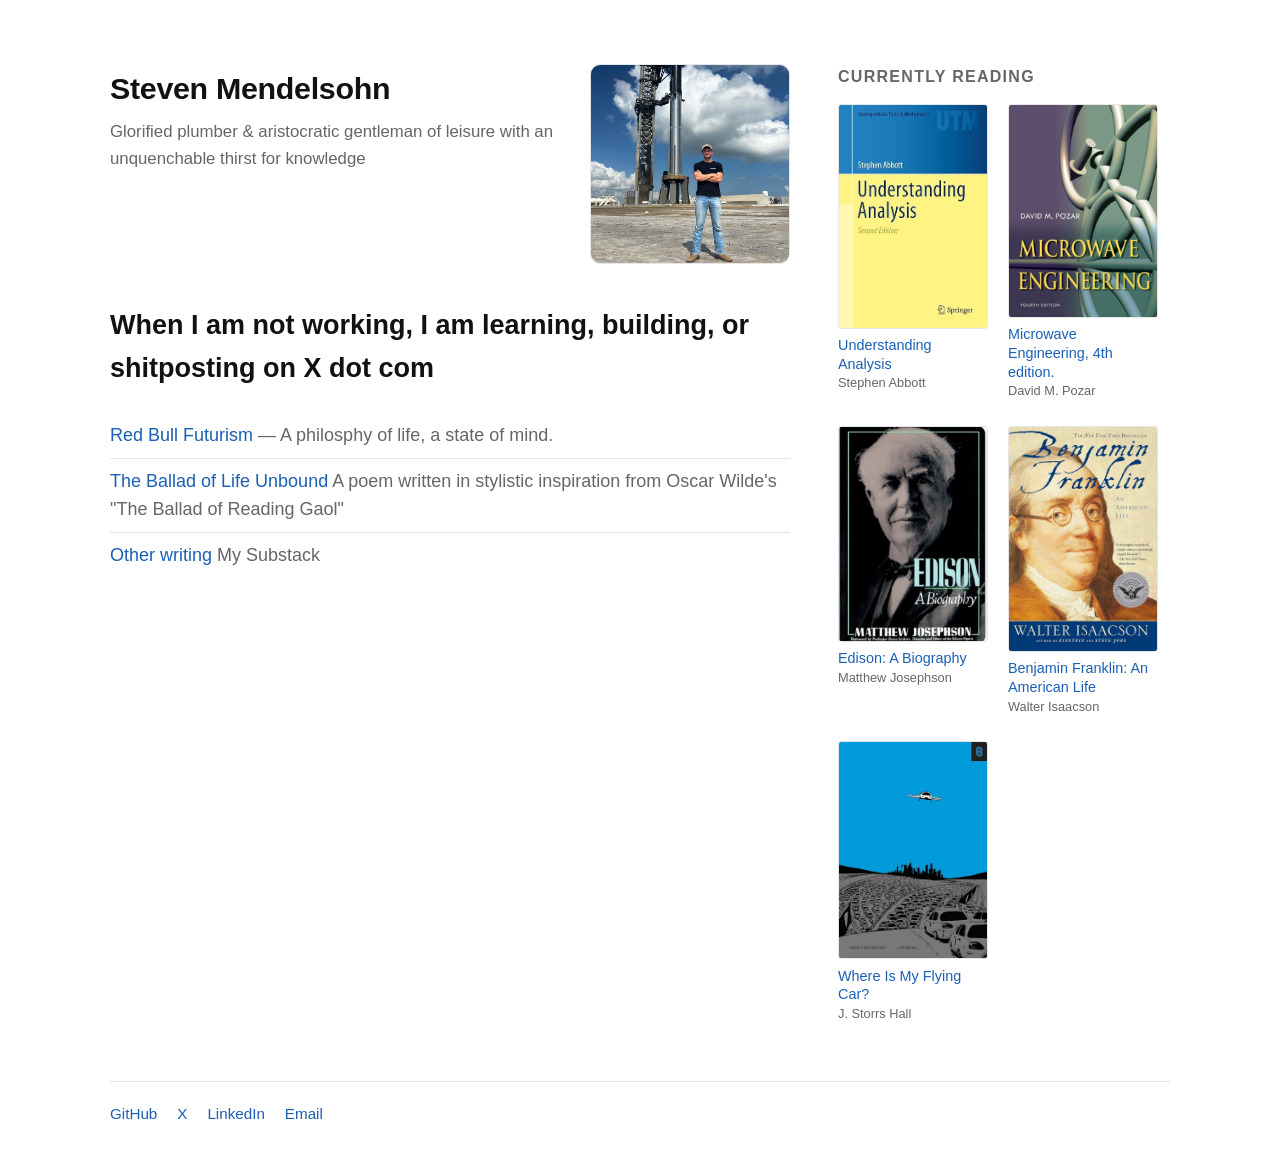
<file: index.html>
<!DOCTYPE html>
<html lang="en">
<head>
  <meta charset="UTF-8" />
  <meta name="viewport" content="width=device-width, initial-scale=1.0" />
  <title>Steven Mendelsohn</title>
  <meta name="description" content="Personal website of Steven Mendelsohn." />
  <link rel="canonical" href="https://stevenmendelsohn.com/" />
  <link rel="icon" href="/favicon.svg" type="image/svg+xml" />
  <link rel="stylesheet" href="/styles.css" />

  <!-- Social link previews (shown when the page is shared) -->
  <meta property="og:type" content="website" />
  <meta property="og:title" content="Steven Mendelsohn" />
  <meta property="og:description" content="Steven Mendelsohn" />
  <meta property="og:url" content="https://stevenmendelsohn.com/" />
  <meta name="twitter:card" content="summary" />
</head>
<body>
  <div class="layout">
  <main>
    <!-- Header: name + tagline + photo.
         Add your photo as /images/me.png (or change the src below to match
         your filename). A square image looks best (it's shown as a circle). -->
    <header class="intro">
      <div class="intro-text">
        <h1>Steven Mendelsohn</h1>
        <p class="tagline">
          <!-- TODO: replace with your own one-line tagline or quote -->
          Glorified plumber & aristocratic gentleman of leisure with an unquenchable thirst for knowledge
        </p>
      </div>
      <img class="avatar" src="/images/me.jpeg" alt="Steven Mendelsohn" />
    </header>

    <!-- Projects / links -->
    <section class="projects">
      <h1>When I am not working, I am learning, building, or shitposting on X dot com</h1>
      <ul>
        <!-- Each <li> is one item. To make it go somewhere, replace the #
             inside href="#" with your URL (e.g. href="https://...").
             The text between <a> and </a> is the clickable title. -->
        <li>
          <a href="https://www.redbullfuturism.com/">Red Bull Futurism</a>
          <span class="desc">&mdash; A philosphy of life, a state of mind.</span>
        </li>
        <li>
          <a href="https://substack.com/home/post/p-151609681">The Ballad of Life Unbound</a>
          <span class="desc">A poem written in stylistic inspiration from Oscar Wilde's "The Ballad of Reading Gaol" </span>
        </li>
        <li>
          <a href="https://substack.com/@redbullfuturist">Other writing</a>
          <span class="desc">My Substack</span>
        </li>
      </ul>
    </section>
  </main>

  <!-- Currently reading sidebar.
       To add/swap a book: change the href (where it links to), the img src
       (the cover file in /images/), the title text, and the author. -->
  <aside class="reading">
    <h2>Currently reading</h2>
    <ul>
      <li>
        <a href="https://www.amazon.com/dp/1493927116?lv=shuf&channelId=500&plpRedirect=mhFallback"><img src="/images/calc.jpg" alt="Understanding Analysis" loading="lazy" /></a>
        <a class="book-title" href="#">Understanding Analysis
</a>
        <span class="book-author">Stephen Abbott</span>
      </li>
      <li>
        <a href="#"><img src="/images/RF.png" alt="Pozar, Microwave Engineering, 4th edition." loading="lazy" /></a>
        <a class="book-title" href="#">Microwave Engineering, 4th edition.</a>
        <span class="book-author">David M. Pozar</span>
      </li>
      <li>
        <a href="#"><img src="/images/Edi.png" alt="Edison: A Biography" loading="lazy" /></a>
        <a class="book-title" href="#">Edison: A Biography</a>
        <span class="book-author">Matthew Josephson</span>
      </li>
      <li>
        <a href="#"><img src="/images/benfrank.jpg" alt="Benjamin Franklin: An American Life" loading="lazy" /></a>
        <a class="book-title" href="#">Benjamin Franklin: An American Life</a>
        <span class="book-author">Walter Isaacson</span>
      </li>
      <li>
        <a href="#"><img src="/images/car.jpg" alt="Where Is My Flying Car?" loading="lazy" /></a>
        <a class="book-title" href="#">Where Is My Flying Car?</a>
        <span class="book-author">J. Storrs Hall</span>
      </li>
    </ul>
  </aside>
  </div>

  <!-- Social / contact footer -->
  <footer>
    <!-- TODO: replace href values with your real profiles; remove any you
         don't use. -->
    <a href="https://github.com/Stevenmathome">GitHub</a>
    <a href="https://x.com/redbullfuturist">X</a>
    <a href="www.linkedin.com/in/steven-mendelsohn">LinkedIn</a>
    <a href="mailto:stevenmathome@gmail.com">Email</a>
  </footer>
</body>
</html>
</file>
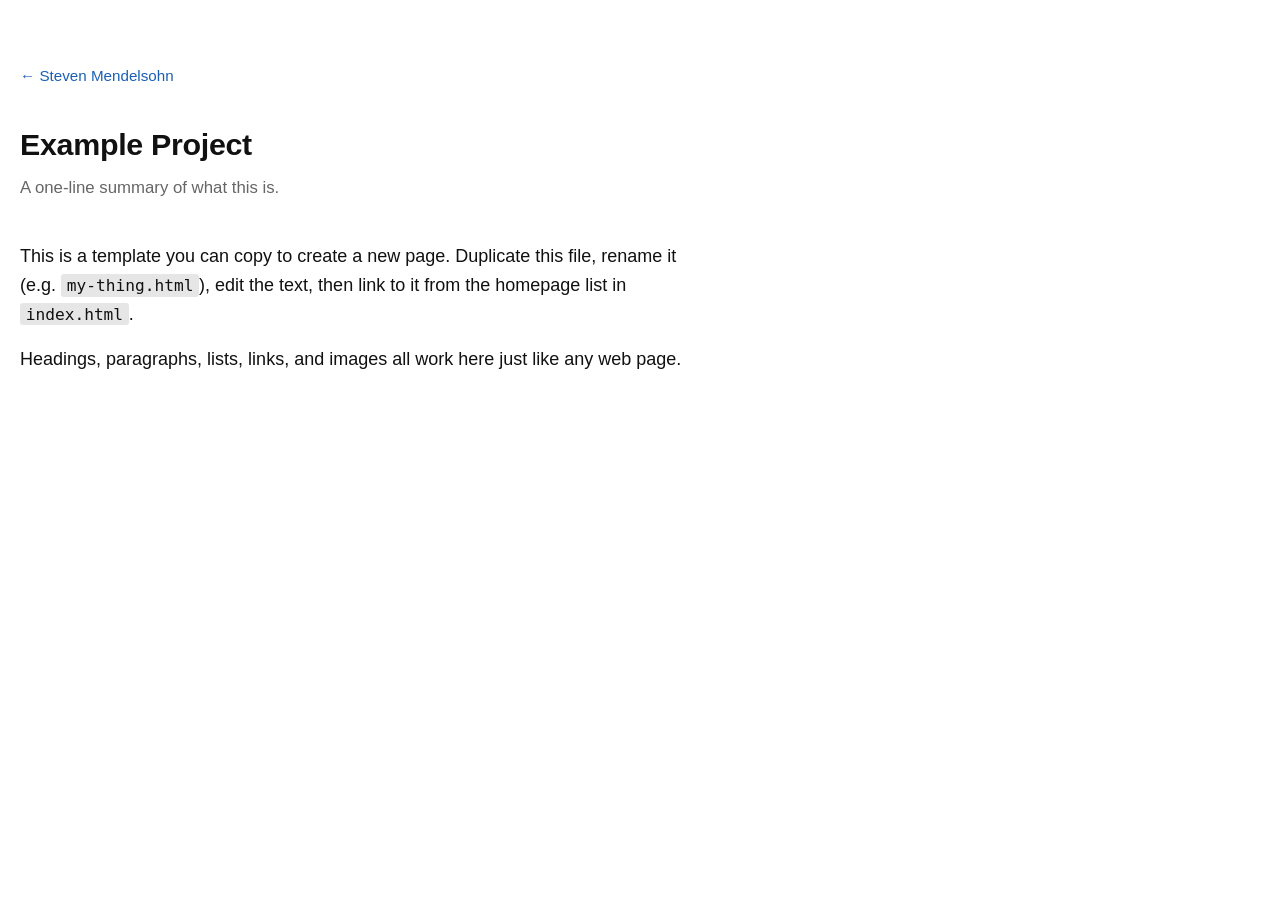
<file: projects/example-project.html>
<!DOCTYPE html>
<html lang="en">
<head>
  <meta charset="UTF-8" />
  <meta name="viewport" content="width=device-width, initial-scale=1.0" />
  <!-- TODO: change the title and description for this page -->
  <title>Example Project — Steven Mendelsohn</title>
  <meta name="description" content="An example project page." />
  <link rel="icon" href="/favicon.svg" type="image/svg+xml" />
  <!-- ../ because this page lives in the /projects/ folder -->
  <link rel="stylesheet" href="../styles.css" />
</head>
<body>
  <main>
    <p class="back"><a href="/">&larr; Steven Mendelsohn</a></p>

    <header>
      <h1>Example Project</h1>
      <p class="tagline">A one-line summary of what this is.</p>
    </header>

    <section class="about">
      <!-- Write your content here. Use normal HTML: -->
      <p>
        This is a template you can copy to create a new page. Duplicate this
        file, rename it (e.g. <code>my-thing.html</code>), edit the text, then
        link to it from the homepage list in <code>index.html</code>.
      </p>
      <p>
        Headings, paragraphs, lists, links, and images all work here just like
        any web page.
      </p>
    </section>
  </main>
</body>
</html>
</file>
<file: styles.css>
/* Steven Mendelsohn — personal site
   Minimalist, text-focused theme inspired by andrewmccalip.com.
   Monochrome palette, narrow centered column, blue links, no images. */

:root {
  --bg: #ffffff;
  --text: #111111;
  --muted: #666666;
  --link: #1a5fb4;
  --link-hover: #0b3d82;
  --rule: #e6e6e6;
  --max-width: 680px;
  --layout-width: 1060px;
  --font: -apple-system, BlinkMacSystemFont, "Segoe UI", Roboto, Helvetica,
    Arial, sans-serif;
}

@media (prefers-color-scheme: dark) {
  :root {
    --bg: #111111;
    --text: #e8e8e8;
    --muted: #9a9a9a;
    --link: #6ab0ff;
    --link-hover: #9ccaff;
    --rule: #2a2a2a;
  }
}

* {
  box-sizing: border-box;
}

html {
  -webkit-text-size-adjust: 100%;
}

body {
  margin: 0;
  background: var(--bg);
  color: var(--text);
  font-family: var(--font);
  font-size: 18px;
  line-height: 1.6;
  padding: 4rem 1.25rem 2rem;
}

.layout {
  display: flex;
  gap: 3rem;
  max-width: var(--layout-width);
  margin: 0 auto;
  align-items: flex-start;
}

main {
  flex: 1 1 auto;
  min-width: 0;
  max-width: var(--max-width);
}

/* Header */
header h1 {
  font-size: 1.9rem;
  font-weight: 700;
  margin: 0 0 0.4rem;
  letter-spacing: -0.01em;
}

.tagline {
  color: var(--muted);
  margin: 0;
  font-size: 1.05rem;
}

/* Intro row: text on the left, photo on the top right */
.intro {
  display: flex;
  align-items: flex-start;
  gap: 1.5rem;
}

.intro-text {
  flex: 1 1 auto;
  min-width: 0;
}

.avatar {
  flex: 0 0 auto;
  width: 200px;
  height: 200px;
  border-radius: 10px;
  object-fit: cover;
  border: 1px solid var(--rule);
  background: var(--rule);
}

/* Sections */
section {
  margin-top: 2.5rem;
}

section h2,
.reading h2 {
  font-size: 1rem;
  text-transform: uppercase;
  letter-spacing: 0.08em;
  color: var(--muted);
  font-weight: 600;
  margin: 0 0 0.9rem;
}

.about p {
  margin: 0;
}

/* Projects list */
.projects ul {
  list-style: none;
  margin: 0;
  padding: 0;
}

.projects li {
  padding: 0.5rem 0;
  border-bottom: 1px solid var(--rule);
}

.projects li:last-child {
  border-bottom: none;
}

.desc {
  color: var(--muted);
}

/* Links */
a {
  color: var(--link);
  text-decoration: none;
}

a:hover {
  color: var(--link-hover);
  text-decoration: underline;
}

/* Sub-page bits (project pages, 404) */
.back {
  margin: 0 0 2rem;
  font-size: 0.95rem;
}

.about p + p {
  margin-top: 1rem;
}

code {
  font-family: ui-monospace, SFMono-Regular, Menlo, Consolas, monospace;
  font-size: 0.9em;
  background: var(--rule);
  padding: 0.1em 0.35em;
  border-radius: 3px;
}

/* Currently reading sidebar */
.reading {
  flex: 0 0 320px;
  width: 320px;
}

.reading ul {
  list-style: none;
  margin: 0;
  padding: 0;
  display: grid;
  grid-template-columns: repeat(2, 1fr);
  gap: 1.5rem 1.25rem;
}

.reading li {
  margin-bottom: 0;
}

.reading img {
  display: block;
  width: 100%;
  height: auto;
  border: 1px solid var(--rule);
  border-radius: 3px;
  background: var(--rule);
}

.reading .book-title {
  display: block;
  margin-top: 0.45rem;
  font-size: 0.9rem;
  line-height: 1.3;
}

.reading .book-author {
  display: block;
  font-size: 0.8rem;
  color: var(--muted);
}

/* Footer */
footer {
  max-width: var(--layout-width);
  margin: 3.5rem auto 0;
  padding-top: 1.25rem;
  border-top: 1px solid var(--rule);
  display: flex;
  flex-wrap: wrap;
  gap: 1.25rem;
  font-size: 0.95rem;
}

/* Stack the sidebar below the content on narrower screens */
@media (max-width: 760px) {
  .layout {
    flex-direction: column;
    gap: 0;
  }
  .reading {
    flex: none;
    width: 100%;
    margin-top: 2.5rem;
  }
  .reading ul {
    display: flex;
    flex-wrap: wrap;
    gap: 1.25rem;
  }
  .reading li {
    width: 110px;
    margin-bottom: 0;
  }
}

/* Small screens */
@media (max-width: 480px) {
  body {
    padding-top: 2.5rem;
    font-size: 17px;
  }
  header h1 {
    font-size: 1.6rem;
  }
}
</file>
